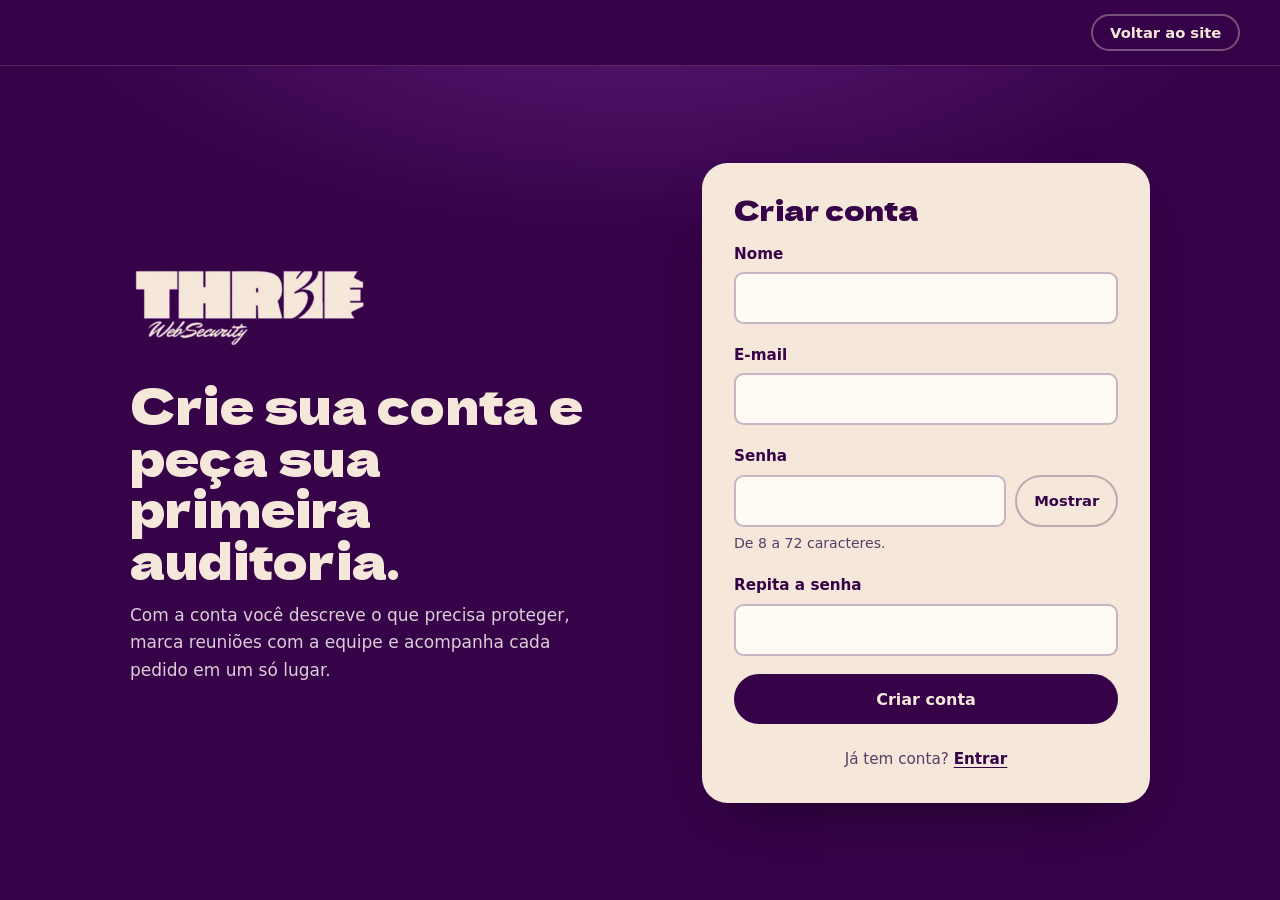
<file: thr3e-site/cadastro.html>
<!DOCTYPE html>
<html lang="pt-BR">
<head>
  <meta charset="utf-8">
  <meta name="viewport" content="width=device-width, initial-scale=1">
  <title>Criar conta | THR3E Web Security</title>
  <meta name="theme-color" content="#360248">
  <link rel="icon" type="image/png" href="IMGS/favicon.png">
  <link rel="preload" href="FONTS/dela-gothic-one-latin-400-normal.woff2" as="font" type="font/woff2" crossorigin>
  <link rel="stylesheet" href="./CSS/style.css">
  <link rel="stylesheet" href="./CSS/login.css">
</head>
<body>
  <header class="site-header site-header--end">
    <a class="btn btn-ghost btn-small" href="index.html">Voltar ao site</a>
  </header>

  <main class="auth-main">
    <section class="auth-intro">
      <img src="IMGS/logo.png" alt="" width="691" height="240">
      <h1>Crie sua conta e peça sua primeira auditoria.</h1>
      <p>Com a conta você descreve o que precisa proteger, marca reuniões com a equipe e acompanha cada pedido em um só lugar.</p>
    </section>

    <section class="panel-cream on-cream" aria-labelledby="titulo-cadastro">
      <h2 class="title-md" id="titulo-cadastro">Criar conta</h2>

      <form id="form-cadastro" novalidate>
        <div class="field">
          <label for="cad-nome">Nome</label>
          <input class="input" id="cad-nome" name="name" type="text" autocomplete="name" maxlength="80" required>
          <p class="field-error" id="cad-nome-erro"></p>
        </div>

        <div class="field">
          <label for="cad-email">E-mail</label>
          <input class="input" id="cad-email" name="email" type="email" autocomplete="email" maxlength="254" required>
          <p class="field-error" id="cad-email-erro"></p>
        </div>

        <div class="field">
          <label for="cad-senha">Senha</label>
          <div class="input-row">
            <input class="input" id="cad-senha" name="password" type="password" autocomplete="new-password" minlength="8" maxlength="72" required aria-describedby="cad-senha-dica">
            <button class="btn btn-ghost btn-small" type="button" data-toggle-password="cad-senha" aria-pressed="false">Mostrar</button>
          </div>
          <p class="field-hint" id="cad-senha-dica">De 8 a 72 caracteres.</p>
          <p class="field-error" id="cad-senha-erro"></p>
        </div>

        <div class="field">
          <label for="cad-confirma">Repita a senha</label>
          <input class="input" id="cad-confirma" name="confirm" type="password" autocomplete="new-password" required>
          <p class="field-error" id="cad-confirma-erro"></p>
        </div>

        <p class="form-msg" id="cad-msg" role="alert"></p>
        <div class="form-actions">
          <button class="btn btn-dark" type="submit">Criar conta</button>
        </div>
      </form>

      <p class="auth-switch">Já tem conta? <a href="login.html">Entrar</a></p>
    </section>
  </main>

  <script src="JAVA/api.js"></script>
  <script src="JAVA/cadastro.js"></script>
</body>
</html>
</file>
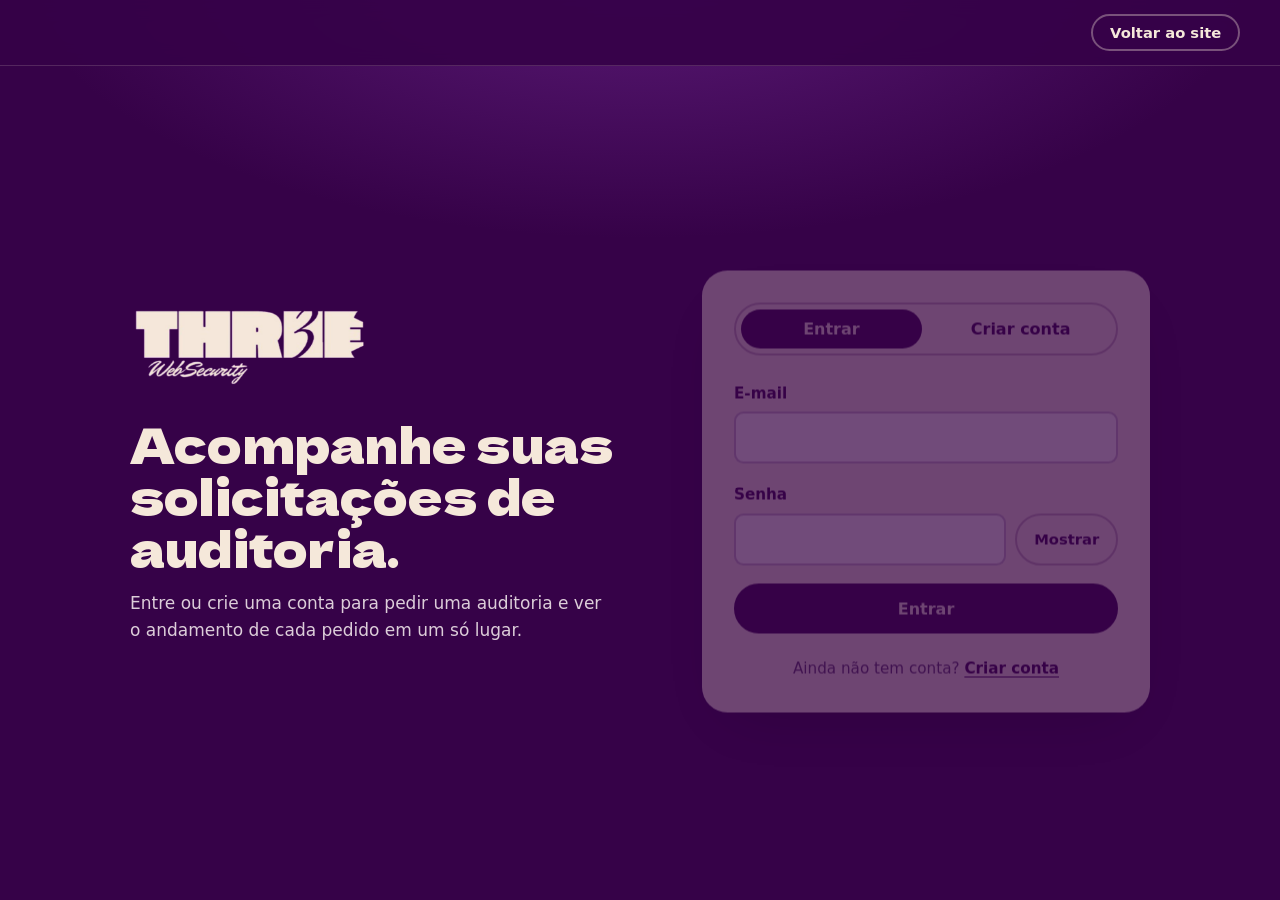
<file: thr3e-site/dashboard.html>
<!DOCTYPE html>
<html lang="pt-BR">
<head>
  <meta charset="utf-8">
  <meta name="viewport" content="width=device-width, initial-scale=1">
  <title>Painel | THR3E Web Security</title>
  <meta name="robots" content="noindex">
  <meta name="theme-color" content="#360248">
  <link rel="icon" type="image/png" href="IMGS/favicon.png">
  <link rel="preload" href="FONTS/dela-gothic-one-latin-400-normal.woff2" as="font" type="font/woff2" crossorigin>
  <link rel="stylesheet" href="./CSS/style.css">
  <link rel="stylesheet" href="./CSS/dashboard.css">
</head>
<body>
  <header class="site-header">
    <a class="brand" href="index.html" aria-label="THR3E Web Security, página inicial"><img src="IMGS/logo.png" alt="THR3E Web Security" width="691" height="240"></a>
    <button class="btn btn-ghost btn-small" type="button" id="sair">Sair</button>
  </header>

  <main class="dash" id="painel" hidden>
    <div class="dash-head"><div><h1 class="dash-title" id="saudacao">Olá</h1><p class="account"><span id="conta-email"></span><span id="conta-desde"></span></p></div></div>

    <div class="client-tabs" role="tablist" aria-label="Área do cliente">
      <button class="client-tab active" type="button" data-tab="jobs">Pedidos</button>
      <button class="client-tab" type="button" data-tab="meetings">Reuniões</button>
      <button class="client-tab" type="button" data-tab="chat">Conversa</button>
    </div>

    <section class="client-view" data-view="jobs">
      <div class="dash-grid">
        <section class="panel-cream on-cream" aria-labelledby="titulo-nova">
          <h2 class="title-md" id="titulo-nova">Pedir uma auditoria</h2>
          <form id="form-auditoria" novalidate>
            <div class="field"><label for="aud-alvo">Endereço do site ou sistema</label><input class="input" id="aud-alvo" name="target" type="url" placeholder="https://meusite.com.br" autocomplete="off" required><p class="field-error" id="aud-alvo-erro"></p></div>
            <div class="field"><label for="aud-tipo">O que você precisa</label><select class="input" id="aud-tipo" name="type" required><option>Teste de invasão</option><option>Auditoria de código</option><option>Login e sessões</option><option>Monitoramento contínuo</option></select><p class="field-error" id="aud-tipo-erro"></p></div>
            <div class="field"><label for="aud-detalhes">Detalhes (opcional)</label><textarea class="input" id="aud-detalhes" name="details" maxlength="1000"></textarea><p class="field-hint">Conte o que o sistema faz e o que mais preocupa você.</p><p class="field-error" id="aud-detalhes-erro"></p></div>
            <p class="form-msg" id="aud-msg" role="alert"></p><div class="form-actions"><button class="btn btn-dark" type="submit">Enviar pedido</button></div>
          </form>
        </section>
        <section aria-labelledby="titulo-lista"><h2 class="title-md" id="titulo-lista">Seus pedidos</h2><div id="lista-auditorias" aria-live="polite"></div></section>
      </div>
    </section>

    <section class="client-view" data-view="meetings" hidden>
      <div class="dash-grid">
        <section class="panel-cream on-cream">
          <h2 class="title-md">Marcar uma reunião</h2>
          <form id="form-reuniao" novalidate>
            <div class="meeting-grid">
              <div class="field"><label for="meeting-title">Assunto</label><input class="input" id="meeting-title" maxlength="120" placeholder="Ex.: alinhamento da auditoria" required><p class="field-error" id="meeting-title-erro"></p></div>
              <div class="field"><label for="meeting-date">Data e horário desejados</label><input class="input" id="meeting-date" type="datetime-local" required><p class="field-error" id="meeting-date-erro"></p></div>
              <div class="field full"><label for="meeting-details">Observações</label><textarea class="input" id="meeting-details" maxlength="1000" placeholder="Explique o que gostaria de conversar."></textarea><p class="field-error" id="meeting-details-erro"></p></div>
            </div>
            <p class="form-msg" id="meeting-msg" role="alert"></p><div class="form-actions"><button class="btn btn-dark" type="submit">Solicitar reunião</button></div>
          </form>
        </section>
        <section><h2 class="title-md">Suas reuniões</h2><div id="lista-reunioes" aria-live="polite"></div></section>
      </div>
    </section>

    <section class="client-view" data-view="chat" hidden>
      <section class="panel-cream on-cream chat-box"><div><h2 class="title-md">Conversa com a THR3E</h2><p class="field-hint">Use este espaço para tirar dúvidas e acompanhar o atendimento.</p></div><div id="chat-messages" class="chat-messages" aria-live="polite"></div><form id="chat-form" class="chat-form"><textarea class="input" id="chat-input" rows="3" maxlength="3000" placeholder="Escreva sua mensagem..." required></textarea><button class="btn btn-dark" type="submit">Enviar mensagem</button></form><p class="form-msg" id="chat-msg" role="alert"></p></section>
    </section>
  </main>

  <script src="JAVA/api.js"></script><script src="JAVA/dashboard.js"></script>
</body>
</html>
</file>
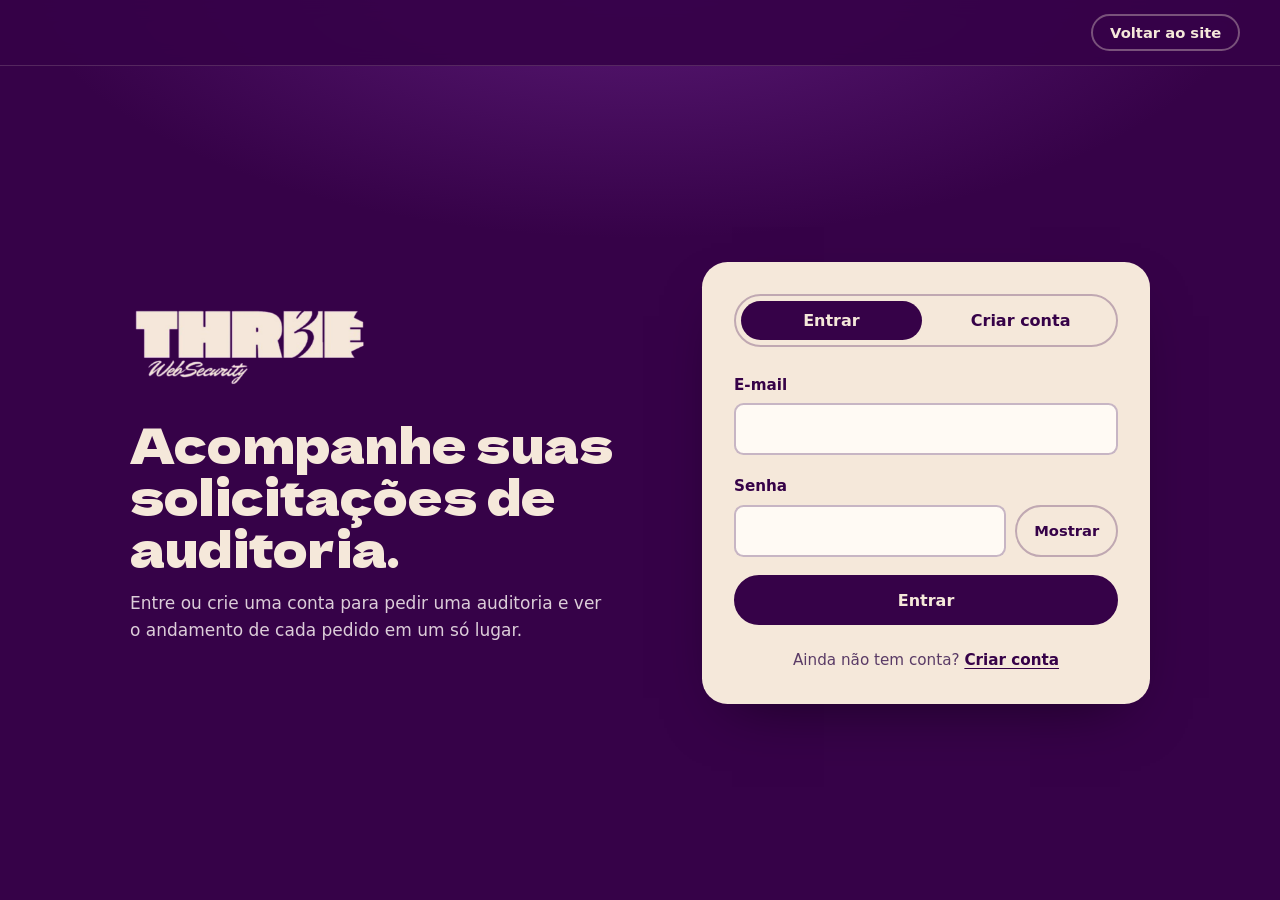
<file: thr3e-site/login.html>
<!DOCTYPE html>
<html lang="pt-BR">
<head>
  <meta charset="utf-8">
  <meta name="viewport" content="width=device-width, initial-scale=1">
  <title>Entrar | THR3E Web Security</title>
  <meta name="theme-color" content="#360248">
  <link rel="icon" type="image/png" href="IMGS/favicon.png">
  <link rel="preload" href="FONTS/dela-gothic-one-latin-400-normal.woff2" as="font" type="font/woff2" crossorigin>
  <link rel="stylesheet" href="./CSS/style.css">
  <link rel="stylesheet" href="./CSS/login.css">
</head>
<body>
  <header class="site-header site-header--end">
    <a class="btn btn-ghost btn-small" href="index.html">Voltar ao site</a>
  </header>

  <main class="auth-main">
    <section class="auth-intro">
      <img src="IMGS/logo.png" alt="" width="691" height="240">
      <h1>Acompanhe suas solicitações de auditoria.</h1>
      <p>Entre ou crie uma conta para pedir uma auditoria e ver o andamento de cada pedido em um só lugar.</p>
    </section>

    <section class="panel-cream on-cream" aria-label="Acesso à conta">
      <div class="tabs" role="tablist" aria-label="Escolha uma opção">
        <button class="tab" role="tab" id="aba-entrar" aria-controls="painel-entrar" aria-selected="true" type="button">Entrar</button>
        <button class="tab" role="tab" id="aba-cadastro" aria-controls="painel-cadastro" aria-selected="false" tabindex="-1" type="button">Criar conta</button>
      </div>

      <form id="painel-entrar" role="tabpanel" aria-labelledby="aba-entrar" novalidate>
        <div class="field">
          <label for="login-email">E-mail</label>
          <input class="input" id="login-email" name="email" type="email" autocomplete="username" required>
          <p class="field-error" id="login-email-erro"></p>
        </div>
        <div class="field">
          <label for="login-senha">Senha</label>
          <div class="input-row">
            <input class="input" id="login-senha" name="password" type="password" autocomplete="current-password" required>
            <button class="btn btn-ghost btn-small" type="button" data-toggle-password="login-senha" aria-pressed="false">Mostrar</button>
          </div>
          <p class="field-error" id="login-senha-erro"></p>
        </div>
        <p class="form-msg" id="login-msg" role="alert"></p>
        <div class="form-actions">
          <button class="btn btn-dark" type="submit">Entrar</button>
        </div>
        <p class="auth-switch">Ainda não tem conta? <a href="cadastro.html">Criar conta</a></p>
      </form>

      <form id="painel-cadastro" role="tabpanel" aria-labelledby="aba-cadastro" hidden novalidate>
        <div class="field">
          <label for="cad-nome">Nome</label>
          <input class="input" id="cad-nome" name="name" type="text" autocomplete="name" maxlength="80" required>
          <p class="field-error" id="cad-nome-erro"></p>
        </div>
        <div class="field">
          <label for="cad-email">E-mail</label>
          <input class="input" id="cad-email" name="email" type="email" autocomplete="email" required>
          <p class="field-error" id="cad-email-erro"></p>
        </div>
        <div class="field">
          <label for="cad-senha">Senha</label>
          <div class="input-row">
            <input class="input" id="cad-senha" name="password" type="password" autocomplete="new-password" minlength="8" maxlength="72" required aria-describedby="cad-senha-dica">
            <button class="btn btn-ghost btn-small" type="button" data-toggle-password="cad-senha" aria-pressed="false">Mostrar</button>
          </div>
          <p class="field-hint" id="cad-senha-dica">De 8 a 72 caracteres.</p>
          <p class="field-error" id="cad-senha-erro"></p>
        </div>
        <div class="field">
          <label for="cad-confirma">Repita a senha</label>
          <input class="input" id="cad-confirma" name="confirm" type="password" autocomplete="new-password" required>
          <p class="field-error" id="cad-confirma-erro"></p>
        </div>
        <p class="form-msg" id="cad-msg" role="alert"></p>
        <div class="form-actions">
          <button class="btn btn-dark" type="submit">Criar conta</button>
        </div>
      </form>
    </section>
  </main>

  <script src="JAVA/api.js"></script>
  <script src="JAVA/auth.js"></script>
</body>
</html>
</file>
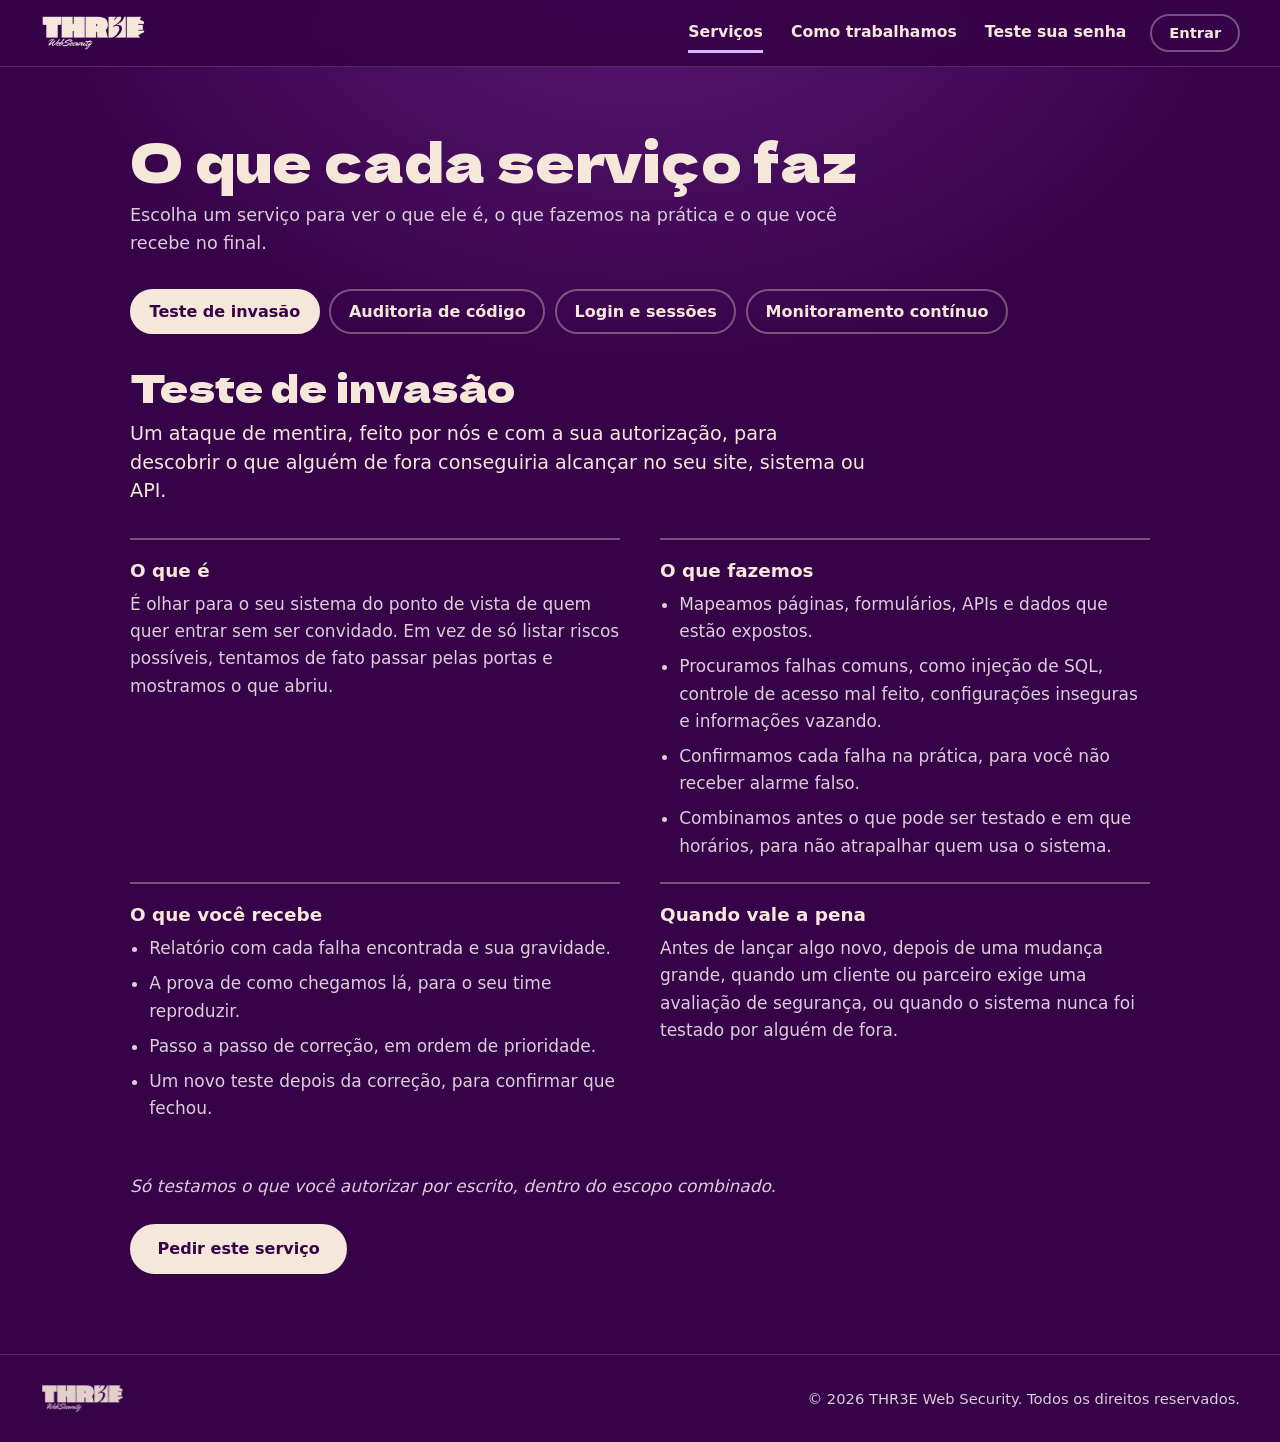
<file: thr3e-site/servicos.html>
<!DOCTYPE html>
<html lang="pt-BR">
<head>
  <meta charset="utf-8">
  <meta name="viewport" content="width=device-width, initial-scale=1">
  <title>Serviços | THR3E Web Security</title>
  <meta name="description" content="Entenda o que é e como funciona cada serviço da THR3E: teste de invasão, auditoria de código, login e sessões e monitoramento contínuo.">
  <meta name="theme-color" content="#360248">
  <link rel="icon" type="image/png" href="IMGS/favicon.png">
  <link rel="preload" href="FONTS/dela-gothic-one-latin-400-normal.woff2" as="font" type="font/woff2" crossorigin>
  <link rel="stylesheet" href="./CSS/style.css">
  <link rel="stylesheet" href="./CSS/servicos.css">
</head>
<body>
  <a class="skip-link" href="#conteudo">Ir para o conteúdo</a>

  <header class="site-header">
    <a class="brand" href="index.html" aria-label="THR3E Web Security, página inicial">
      <img src="IMGS/logo.png" alt="THR3E Web Security" width="691" height="240">
    </a>
    <nav class="nav" aria-label="Principal">
      <ul class="nav-links">
        <li><a href="servicos.html" aria-current="page">Serviços</a></li>
        <li><a href="index.html#metodo">Como trabalhamos</a></li>
        <li><a href="index.html#senha">Teste sua senha</a></li>
      </ul>
      <a class="btn btn-ghost btn-small" href="login.html">Entrar</a>
    </nav>
  </header>

  <main id="conteudo" class="svc-main">
    <section class="svc-intro" aria-labelledby="titulo-servicos">
      <h1 class="svc-title" id="titulo-servicos">O que cada serviço faz</h1>
      <p class="svc-lede">Escolha um serviço para ver o que ele é, o que fazemos na prática e o que você recebe no final.</p>
    </section>

    <div class="svc-tabs" role="tablist" aria-label="Serviços">
      <button class="svc-tab" role="tab" type="button" id="aba-teste-de-invasao" aria-controls="teste-de-invasao" aria-selected="true">Teste de invasão</button>
      <button class="svc-tab" role="tab" type="button" id="aba-auditoria-de-codigo" aria-controls="auditoria-de-codigo" aria-selected="false" tabindex="-1">Auditoria de código</button>
      <button class="svc-tab" role="tab" type="button" id="aba-login-e-sessoes" aria-controls="login-e-sessoes" aria-selected="false" tabindex="-1">Login e sessões</button>
      <button class="svc-tab" role="tab" type="button" id="aba-monitoramento-continuo" aria-controls="monitoramento-continuo" aria-selected="false" tabindex="-1">Monitoramento contínuo</button>
    </div>

    <!-- ===== Teste de invasão ===== -->
    <section class="svc-panel" role="tabpanel" id="teste-de-invasao" aria-labelledby="aba-teste-de-invasao">
      <h2 class="svc-panel-title">Teste de invasão</h2>
      <p class="svc-summary">Um ataque de mentira, feito por nós e com a sua autorização, para descobrir o que alguém de fora conseguiria alcançar no seu site, sistema ou API.</p>

      <div class="svc-grid">
        <div class="svc-block">
          <h3>O que é</h3>
          <p>É olhar para o seu sistema do ponto de vista de quem quer entrar sem ser convidado. Em vez de só listar riscos possíveis, tentamos de fato passar pelas portas e mostramos o que abriu.</p>
        </div>
        <div class="svc-block">
          <h3>O que fazemos</h3>
          <ul>
            <li>Mapeamos páginas, formulários, APIs e dados que estão expostos.</li>
            <li>Procuramos falhas comuns, como injeção de SQL, controle de acesso mal feito, configurações inseguras e informações vazando.</li>
            <li>Confirmamos cada falha na prática, para você não receber alarme falso.</li>
            <li>Combinamos antes o que pode ser testado e em que horários, para não atrapalhar quem usa o sistema.</li>
          </ul>
        </div>
        <div class="svc-block">
          <h3>O que você recebe</h3>
          <ul>
            <li>Relatório com cada falha encontrada e sua gravidade.</li>
            <li>A prova de como chegamos lá, para o seu time reproduzir.</li>
            <li>Passo a passo de correção, em ordem de prioridade.</li>
            <li>Um novo teste depois da correção, para confirmar que fechou.</li>
          </ul>
        </div>
        <div class="svc-block">
          <h3>Quando vale a pena</h3>
          <p>Antes de lançar algo novo, depois de uma mudança grande, quando um cliente ou parceiro exige uma avaliação de segurança, ou quando o sistema nunca foi testado por alguém de fora.</p>
        </div>
      </div>

      <p class="svc-note">Só testamos o que você autorizar por escrito, dentro do escopo combinado.</p>
      <a class="btn btn-primary" href="dashboard.html">Pedir este serviço</a>
    </section>

    <!-- ===== Auditoria de código ===== -->
    <section class="svc-panel" role="tabpanel" id="auditoria-de-codigo" aria-labelledby="aba-auditoria-de-codigo" hidden>
      <h2 class="svc-panel-title">Auditoria de código</h2>
      <p class="svc-summary">Uma leitura cuidadosa do código-fonte da aplicação atrás de falhas de segurança, antes que alguém as encontre pelo lado de fora.</p>

      <div class="svc-grid">
        <div class="svc-block">
          <h3>O que é</h3>
          <p>No teste de invasão olhamos o sistema de fora. Aqui olhamos por dentro: lemos o código que roda no servidor e no navegador e procuramos os descuidos que viram brechas.</p>
        </div>
        <div class="svc-block">
          <h3>O que fazemos</h3>
          <ul>
            <li>Revisamos como o código fala com o banco de dados, atrás de injeção de SQL.</li>
            <li>Checamos o que é mostrado na tela, atrás de XSS (código malicioso injetado em páginas).</li>
            <li>Verificamos se os dados recebidos são validados e se o envio de arquivos é seguro.</li>
            <li>Procuramos senhas e chaves esquecidas no código e bibliotecas desatualizadas.</li>
          </ul>
        </div>
        <div class="svc-block">
          <h3>O que você recebe</h3>
          <ul>
            <li>Lista de achados com o trecho do código onde cada um está.</li>
            <li>Explicação do risco em linguagem direta.</li>
            <li>Sugestão de correção para cada ponto, com prioridade.</li>
            <li>Boas práticas para o time não repetir o erro.</li>
          </ul>
        </div>
        <div class="svc-block">
          <h3>Quando vale a pena</h3>
          <p>Quando o sistema foi feito com pressa ou por várias pessoas, quando você herdou código de outra equipe, ou antes de o sistema crescer e passar a guardar mais dados de clientes.</p>
        </div>
      </div>

      <p class="svc-note">Juntas, a auditoria de código e o teste de invasão cobrem mais do que cada uma sozinha: uma vê por dentro, a outra por fora.</p>
      <a class="btn btn-primary" href="dashboard.html">Pedir este serviço</a>
    </section>

    <!-- ===== Login e sessões ===== -->
    <section class="svc-panel" role="tabpanel" id="login-e-sessoes" aria-labelledby="aba-login-e-sessoes" hidden>
      <h2 class="svc-panel-title">Login e sessões</h2>
      <p class="svc-summary">Uma revisão de tudo o que decide quem é quem no seu sistema, para que a conta de um usuário não possa ser tomada por outra pessoa.</p>

      <div class="svc-grid">
        <div class="svc-block">
          <h3>O que é</h3>
          <p>Cadastro, login, recuperação de senha e o cookie que mantém o usuário conectado formam a porta da frente do sistema. Quando algum deles falha, a conta de alguém vai junto.</p>
        </div>
        <div class="svc-block">
          <h3>O que fazemos</h3>
          <ul>
            <li>Vemos como as senhas são guardadas no banco.</li>
            <li>Testamos se dá para tentar senhas sem limite, ou descobrir quais e-mails têm conta.</li>
            <li>Analisamos o cookie de sessão: proteção, duração e troca depois do login.</li>
            <li>Revisamos a recuperação de senha e se o botão sair realmente encerra a sessão.</li>
          </ul>
        </div>
        <div class="svc-block">
          <h3>O que você recebe</h3>
          <ul>
            <li>Relatório do que está certo e do que precisa mudar.</li>
            <li>Correções recomendadas para cada ponto, com prioridade.</li>
            <li>Uma lista de conferência para você usar em novos sistemas.</li>
          </ul>
        </div>
        <div class="svc-block">
          <h3>Quando vale a pena</h3>
          <p>Sempre que o sistema tem contas de usuários, principalmente se guarda dados pessoais ou pagamentos, ou se já houve suspeita de acesso indevido.</p>
        </div>
      </div>

      <p class="svc-note">É o serviço mais rápido de aplicar e costuma evitar os vazamentos mais comuns.</p>
      <a class="btn btn-primary" href="dashboard.html">Pedir este serviço</a>
    </section>

    <!-- ===== Monitoramento contínuo ===== -->
    <section class="svc-panel" role="tabpanel" id="monitoramento-continuo" aria-labelledby="aba-monitoramento-continuo" hidden>
      <h2 class="svc-panel-title">Monitoramento contínuo</h2>
      <p class="svc-summary">Acompanhamento do seu sistema depois da auditoria, para avisar quando alguém começa a procurar uma brecha, antes que a tentativa vire incidente.</p>

      <div class="svc-grid">
        <div class="svc-block">
          <h3>O que é</h3>
          <p>Uma auditoria mostra como o sistema está hoje. O monitoramento cuida do que acontece depois: novas versões, novas falhas descobertas no mercado e tentativas de ataque no dia a dia.</p>
        </div>
        <div class="svc-block">
          <h3>O que fazemos</h3>
          <ul>
            <li>Observamos sinais de ataque, como muitas tentativas de login seguidas ou buscas por páginas que não existem.</li>
            <li>Acompanhamos itens que vencem ou envelhecem, como certificados e bibliotecas.</li>
            <li>Combinamos com você o que acompanhar e como prefere ser avisado.</li>
          </ul>
        </div>
        <div class="svc-block">
          <h3>O que você recebe</h3>
          <ul>
            <li>Aviso quando algo suspeito aparece, com o que recomendamos fazer.</li>
            <li>Resumo periódico do que foi observado.</li>
            <li>Um canal direto para tirar dúvidas pelo painel.</li>
          </ul>
        </div>
        <div class="svc-block">
          <h3>Quando vale a pena</h3>
          <p>Depois de corrigir as falhas de uma auditoria, ou quando o sistema está no ar o tempo todo e guarda dados de clientes.</p>
        </div>
      </div>

      <p class="svc-note">Os avisos são combinados por escrito: você sabe o que acompanhamos e o que fica fora.</p>
      <a class="btn btn-primary" href="dashboard.html">Pedir este serviço</a>
    </section>
  </main>

  <footer class="site-footer">
    <a class="brand" href="index.html" aria-label="THR3E Web Security, página inicial">
      <img src="IMGS/logo.png" alt="THR3E Web Security" width="691" height="240">
    </a>
    <p>© 2026 THR3E Web Security. Todos os direitos reservados.</p>
  </footer>

  <script src="JAVA/servicos.js"></script>
</body>
</html>
</file>
<file: thr3e-site/CSS/style.css>
/* ==========================================================================
   THR3E Web Security — folha de estilo principal
   Paleta: violeta profundo (#360248) + creme (#F5E8DA), as cores da logo.
   Sem recursos externos: o CSP só permite arquivos do próprio site.
   ========================================================================== */

/* ---------- Fonte de títulos (arquivo em FONTS/) ---------- */
@font-face {
  font-family: "Dela Gothic One";
  font-style: normal;
  font-weight: 400;
  font-display: swap;
  src: url("../FONTS/dela-gothic-one-latin-400-normal.woff2") format("woff2");
}

/* ---------- Variáveis ---------- */
:root {
  --violet-950: #1f0029;
  --violet-900: #360248;
  --violet-800: #4b0a66;
  --violet-700: #651b87;
  --lilac: #d6b6ff;
  --lilac-strong: #b98af5;

  --cream: #f5e8da;
  --cream-soft: #dccdd9;
  --cream-paper: #fffaf4;
  --ink-soft: #5a3b66;          /* texto secundário sobre fundo creme */

  --line: rgba(245, 232, 218, .35);
  --line-soft: rgba(245, 232, 218, .16);
  --line-ink: rgba(54, 2, 72, .28);

  --danger-on-cream: #a8002d;
  --danger-on-dark: #ffb3c7;

  --font-display: "Dela Gothic One", "Arial Black", Impact, system-ui, sans-serif;
  --font-body: system-ui, -apple-system, "Segoe UI", Roboto, "Helvetica Neue", Arial, sans-serif;

  --radius-s: .6rem;
  --radius-m: 1.1rem;
  --radius-l: 1.6rem;
  --page: 1100px;
  --gutter: clamp(1.25rem, 4vw, 2.5rem);
}

/* ---------- Base ---------- */
*, *::before, *::after { box-sizing: border-box; }

html {
  scroll-behavior: smooth;
  scroll-padding-top: 6rem;
  -webkit-text-size-adjust: 100%;
}

[hidden] { display: none !important; }

body {
  margin: 0;
  min-height: 100vh;
  display: flex;
  flex-direction: column;
  background:
    radial-gradient(70% 45% at 50% -5%, rgba(123, 47, 160, .55), transparent 70%),
    var(--violet-900);
  background-repeat: no-repeat;
  color: var(--cream);
  font-family: var(--font-body);
  font-size: 1.0625rem;
  line-height: 1.6;
  -webkit-font-smoothing: antialiased;
}

main { flex: 1; }

img { max-width: 100%; height: auto; }

h1, h2, h3, p { margin-top: 0; }

h1, h2 {
  font-family: var(--font-display);
  font-weight: 400;
  line-height: 1.08;
  letter-spacing: .005em;
}

h3 { font-weight: 800; line-height: 1.25; }

a { color: inherit; text-underline-offset: .22em; }

::selection { background: var(--lilac); color: var(--violet-900); }

:focus-visible {
  outline: 3px solid var(--lilac);
  outline-offset: 3px;
  border-radius: 4px;
}

.skip-link {
  position: absolute;
  left: 1rem;
  top: -4rem;
  z-index: 100;
  padding: .7rem 1.1rem;
  background: var(--cream);
  color: var(--violet-900);
  font-weight: 800;
  border-radius: var(--radius-s);
  text-decoration: none;
  transition: top .15s ease;
}
.skip-link:focus { top: 1rem; }

/* ---------- Cabeçalho ---------- */
.site-header {
  position: sticky;
  top: 0;
  z-index: 50;
  display: flex;
  align-items: center;
  justify-content: space-between;
  flex-wrap: wrap;
  gap: .75rem 1.5rem;
  padding: .85rem var(--gutter);
  background: rgba(54, 2, 72, .92);
  -webkit-backdrop-filter: blur(10px);
  backdrop-filter: blur(10px);
  border-bottom: 1px solid var(--line-soft);
}
.site-header--end { justify-content: flex-end; }

.brand { display: inline-flex; line-height: 0; }
.brand img { height: 2.4rem; width: auto; }

.nav { display: flex; align-items: center; gap: 1.5rem; }
.nav-links {
  display: flex;
  gap: 1.75rem;
  margin: 0;
  padding: 0;
  list-style: none;
}
.nav-links a {
  display: inline-block;
  padding: .35rem 0;
  font-weight: 700;
  font-size: .98rem;
  text-decoration: none;
  border-bottom: 3px solid transparent;
}
.nav-links a:hover,
.nav-links a[aria-current="page"] { border-bottom-color: var(--lilac); }

/* ---------- Botões ---------- */
.btn {
  display: inline-flex;
  align-items: center;
  justify-content: center;
  gap: .5rem;
  padding: .85rem 1.6rem;
  border: 2px solid transparent;
  border-radius: 999px;
  font: 800 1rem/1.2 var(--font-body);
  text-decoration: none;
  cursor: pointer;
  transition: background-color .15s ease, color .15s ease, border-color .15s ease, transform .1s ease;
}
.btn:active { transform: translateY(1px); }
.btn:disabled { opacity: .6; cursor: not-allowed; }

.btn-small { padding: .5rem 1.05rem; font-size: .92rem; }

.btn-primary { background: var(--cream); color: var(--violet-900); border-color: var(--cream); }
.btn-primary:hover { background: var(--lilac); border-color: var(--lilac); }

.btn-ghost { background: transparent; color: var(--cream); border-color: var(--line); }
.btn-ghost:hover { border-color: var(--cream); background: rgba(245, 232, 218, .1); }

.btn-dark { background: var(--violet-900); color: var(--cream); border-color: var(--violet-900); }
.btn-dark:hover { background: var(--violet-700); border-color: var(--violet-700); }

/* ---------- Utilitário: texto escuro sobre fundo creme ---------- */
.on-cream { color: var(--violet-900); }
.on-cream :focus-visible { outline-color: var(--violet-700); }
.on-cream .btn-ghost { color: var(--violet-900); border-color: var(--line-ink); }
.on-cream .btn-ghost:hover { border-color: var(--violet-900); background: rgba(54, 2, 72, .07); }

/* ---------- Herói ---------- */
.hero {
  max-width: var(--page);
  margin: 0 auto;
  padding: clamp(3rem, 9vw, 6.5rem) var(--gutter) clamp(3.5rem, 9vw, 6rem);
  text-align: center;
}
.hero-logo { margin: 0 0 1.75rem; line-height: 0; }
.hero-logo img { width: min(100%, 560px); margin-inline: auto; display: block; }

.hero-statement {
  max-width: 17ch;
  margin: 0 auto 1.25rem;
  font-family: var(--font-display);
  font-size: clamp(2.1rem, 6.4vw, 4.3rem);
  line-height: 1.05;
}
.hero-sub {
  max-width: 40rem;
  margin: 0 auto 2rem;
  font-size: clamp(1.05rem, 2vw, 1.2rem);
  color: var(--cream-soft);
}
.hero-actions { display: flex; flex-wrap: wrap; justify-content: center; gap: .9rem; }

/* ---------- Seções ---------- */
.section { padding: clamp(3.5rem, 8vw, 6rem) 0; }
.section-inner { max-width: var(--page); margin: 0 auto; padding: 0 var(--gutter); }
.section-title { margin-bottom: 2rem; font-size: clamp(1.7rem, 4vw, 2.7rem); }

.band.on-cream { background: var(--cream); }

/* Serviços (home) */
.service-list {
  counter-reset: svc;
  display: grid;
  grid-template-columns: repeat(2, minmax(0, 1fr));
  gap: 0 3rem;
  margin: 0;
  padding: 0;
  list-style: none;
}
.service {
  counter-increment: svc;
  padding: 1.5rem 1rem 1.75rem 0;
  border-top: 3px solid var(--violet-900);
  transition: background-color .15s ease;
}
.service::before {
  content: "0" counter(svc);
  display: block;
  margin-bottom: .6rem;
  font-family: var(--font-display);
  font-size: 1.9rem;
  line-height: 1;
  color: var(--violet-700);
}
.service h3 { margin-bottom: .5rem; font-size: 1.35rem; }
.service p { margin-bottom: 0; color: var(--ink-soft); max-width: 34rem; }
.service:hover { background: rgba(54, 2, 72, .05); }

/* Como trabalhamos */
.steps {
  counter-reset: step;
  display: grid;
  grid-template-columns: repeat(4, minmax(0, 1fr));
  gap: 1.25rem;
  margin: 0;
  padding: 0;
  list-style: none;
}
.step {
  counter-increment: step;
  padding: 1.5rem 1.35rem 1.6rem;
  border: 2px solid var(--line);
  border-radius: var(--radius-m);
}
.step::before {
  content: counter(step, decimal-leading-zero);
  display: block;
  margin-bottom: 1.1rem;
  font-family: var(--font-display);
  font-size: 2.2rem;
  line-height: 1;
  color: var(--lilac);
}
.step h3 { margin-bottom: .4rem; font-size: 1.2rem; }
.step p { margin-bottom: 0; color: var(--cream-soft); font-size: .98rem; }

/* Teste de senha */
.checker {
  display: grid;
  grid-template-columns: minmax(0, 1fr) minmax(0, 1.05fr);
  gap: clamp(2rem, 5vw, 4rem);
  align-items: center;
}
.checker-copy .section-title { margin-bottom: 1.1rem; }
.checker-copy p { color: var(--cream-soft); max-width: 30rem; }

.panel-dark {
  padding: clamp(1.4rem, 3vw, 2rem);
  background: var(--violet-950);
  border: 2px solid var(--line-soft);
  border-radius: var(--radius-l);
  box-shadow: 0 24px 60px -30px rgba(0, 0, 0, .7);
}

.meter {
  height: .65rem;
  margin: .4rem 0 1rem;
  background: rgba(245, 232, 218, .14);
  border-radius: 999px;
  overflow: hidden;
}
.meter-fill {
  width: 0;
  height: 100%;
  background: linear-gradient(90deg, var(--lilac-strong), var(--cream));
  border-radius: 999px;
  transition: width .25s ease;
}

/* Chamada final */
.cta-inner {
  display: flex;
  flex-wrap: wrap;
  align-items: center;
  justify-content: space-between;
  gap: 1.5rem 2.5rem;
  padding: clamp(1.75rem, 4vw, 3rem) var(--gutter);
  border: 3px solid var(--cream);
  border-radius: var(--radius-l);
}
.cta-inner > div { flex: 1 1 22rem; }
.cta-title { margin-bottom: .5rem; font-size: clamp(1.5rem, 3.4vw, 2.3rem); }
.cta-text { margin-bottom: 0; max-width: 34rem; color: var(--cream-soft); }

/* ---------- Rodapé ---------- */
.site-footer {
  display: flex;
  flex-wrap: wrap;
  align-items: center;
  justify-content: space-between;
  gap: 1rem 2rem;
  padding: 1.75rem var(--gutter);
  border-top: 1px solid var(--line-soft);
  color: var(--cream-soft);
  font-size: .92rem;
}
.site-footer p { margin: 0; }
.site-footer .brand img { height: 1.9rem; opacity: .9; }

/* ---------- Painéis claros e formulários ---------- */
.panel-cream {
  padding: clamp(1.4rem, 3vw, 2rem);
  background: var(--cream);
  border-radius: var(--radius-l);
  box-shadow: 0 24px 60px -30px rgba(0, 0, 0, .6);
}
.title-md { margin-bottom: 1.1rem; font-size: clamp(1.3rem, 2.6vw, 1.7rem); }

.field { margin-bottom: 1.15rem; }
.field label { display: block; margin-bottom: .4rem; font-weight: 800; font-size: .95rem; }

.input {
  display: block;
  width: 100%;
  padding: .8rem 1rem;
  border: 2px solid var(--line);
  border-radius: var(--radius-s);
  background: rgba(245, 232, 218, .08);
  color: var(--cream);
  font: 500 1rem/1.4 var(--font-body);
}
textarea.input { min-height: 7rem; resize: vertical; }
select.input { cursor: pointer; }
.input::placeholder { color: rgba(245, 232, 218, .55); }
.input:focus { outline: none; border-color: var(--lilac); box-shadow: 0 0 0 3px rgba(214, 182, 255, .35); }

.on-cream .input {
  background: var(--cream-paper);
  border-color: var(--line-ink);
  color: var(--violet-900);
}
.on-cream .input::placeholder { color: rgba(54, 2, 72, .5); }
.on-cream .input:focus { border-color: var(--violet-900); box-shadow: 0 0 0 3px rgba(101, 27, 135, .3); }

.input[aria-invalid="true"] { border-color: var(--danger-on-dark); }
.on-cream .input[aria-invalid="true"] { border-color: var(--danger-on-cream); }

.input-row { display: flex; gap: .6rem; align-items: stretch; }
.input-row .input { flex: 1; min-width: 0; }
.input-row .btn { flex: none; }

.field-hint { margin: .4rem 0 0; font-size: .88rem; color: var(--cream-soft); }
.on-cream .field-hint { color: var(--ink-soft); }

.field-error { margin: .4rem 0 0; font-size: .9rem; font-weight: 700; color: var(--danger-on-dark); }
.on-cream .field-error { color: var(--danger-on-cream); }
.field-error:empty { display: none; }

.form-msg { margin: 0 0 1rem; font-weight: 700; }
.form-msg:not(:empty) {
  padding: .7rem .95rem;
  border-left: 4px solid currentColor;
  border-radius: .4rem;
  background: rgba(245, 232, 218, .1);
}
.on-cream .form-msg:not(:empty) { background: rgba(54, 2, 72, .08); }

.form-actions { display: flex; gap: .8rem; flex-wrap: wrap; }

/* ---------- Painel do cliente ---------- */
.dash {
  max-width: var(--page);
  margin: 0 auto;
  width: 100%;
  padding: clamp(2rem, 5vw, 3.5rem) var(--gutter) 4rem;
}
.dash-head { margin-bottom: 1.75rem; }
.dash-title { margin-bottom: .35rem; font-size: clamp(1.9rem, 5vw, 3.2rem); }
.account { margin: 0; color: var(--cream-soft); font-size: .95rem; }
.dash-grid {
  display: grid;
  grid-template-columns: minmax(0, 1fr) minmax(0, 1.1fr);
  gap: clamp(1.75rem, 4vw, 3rem);
  align-items: start;
}

/* Conversa: balões dentro do painel claro */
.panel-cream .chat-bubble { background: rgba(54, 2, 72, .09); }
.panel-cream .chat-bubble.mine { background: var(--violet-900); color: var(--cream); }

/* ---------- Responsivo ---------- */
@media (max-width: 900px) {
  .steps { grid-template-columns: repeat(2, minmax(0, 1fr)); }
  .checker { grid-template-columns: 1fr; }
  .dash-grid { grid-template-columns: 1fr; }
}

@media (max-width: 720px) {
  .service-list { grid-template-columns: 1fr; }
  .nav { width: 100%; flex-wrap: wrap; justify-content: space-between; gap: .6rem 1rem; }
  .nav-links { flex-wrap: wrap; gap: .2rem 1.1rem; }
  .nav-links a { font-size: .92rem; }
}

@media (max-width: 520px) {
  .steps { grid-template-columns: 1fr; }
  .input-row { flex-wrap: wrap; }
  .input-row .btn { width: 100%; }
}

@media (prefers-reduced-motion: reduce) {
  html { scroll-behavior: auto; }
  *, *::before, *::after { transition: none !important; animation: none !important; }
}
</file>
<file: thr3e-site/CSS/login.css>
/* ==========================================================================
   Tela de login e cadastro (login.html)
   Carregado depois do style.css: usa as mesmas variáveis e componentes
   (botões, campos, painel creme) e define só o que é próprio desta página.
   ========================================================================== */

/* ---------- Estrutura: texto à esquerda, cartão à direita ---------- */
.auth-main {
  width: 100%;
  max-width: var(--page);
  margin: 0 auto;
  display: grid;
  grid-template-columns: minmax(0, 1fr) minmax(0, 28rem);
  gap: clamp(2rem, 6vw, 5rem);
  align-items: center;
  padding: clamp(2rem, 6vw, 4.5rem) var(--gutter);
}

/* ---------- Apresentação ---------- */
.auth-intro img {
  display: block;
  width: min(15rem, 70%);
  margin-bottom: 1.75rem;
}
.auth-intro h1 {
  margin-bottom: 1rem;
  font-size: clamp(1.8rem, 4.4vw, 3rem);
}
.auth-intro p {
  max-width: 30rem;
  color: var(--cream-soft);
}

/* ---------- Cartão do formulário ---------- */
.auth-main .panel-cream {
  width: 100%;
  animation: auth-rise .35s ease-out both;
}
.auth-main form { margin: 0; }
.auth-main .form-actions .btn { width: 100%; }

@keyframes auth-rise {
  from { opacity: 0; transform: translateY(12px); }
  to   { opacity: 1; transform: none; }
}

/* ---------- Abas Entrar / Criar conta ---------- */
.tabs {
  display: flex;
  gap: .5rem;
  margin-bottom: 1.6rem;
  padding: .3rem;
  border: 2px solid var(--line-ink);
  border-radius: 999px;
}
.tab {
  flex: 1;
  padding: .65rem 1rem;
  border: 0;
  border-radius: 999px;
  background: transparent;
  color: var(--violet-900);
  font: 800 1rem var(--font-body);
  cursor: pointer;
  transition: background-color .15s ease, color .15s ease;
}
.tab:hover { background: rgba(54, 2, 72, .08); }
.tab[aria-selected="true"] {
  background: var(--violet-900);
  color: var(--cream);
}
.tab:focus-visible { outline-offset: 2px; }

/* ---------- Link para a outra tela (Já tem conta? / Ainda não tem conta?) ---------- */
.auth-switch {
  margin: 1.4rem 0 0;
  text-align: center;
  font-size: .95rem;
  color: var(--ink-soft);
}
.auth-switch a { font-weight: 800; color: var(--violet-900); }
.auth-switch a:hover { color: var(--violet-700); }

/* ---------- Campos desta tela ---------- */
.auth-main .field-hint { margin-top: .35rem; }
.auth-main .input-row .btn { min-width: 5.6rem; }

/* ---------- Responsivo ---------- */
@media (max-width: 900px) {
  .auth-main { grid-template-columns: 1fr; gap: 2rem; }
  .auth-intro { text-align: left; }
  .auth-intro img { width: min(11rem, 60%); margin-bottom: 1.25rem; }
  .auth-intro h1 { font-size: clamp(1.7rem, 7vw, 2.4rem); }
}

@media (max-width: 520px) {
  /* mantém o botão Mostrar ao lado do campo de senha (o padrão geral o joga para baixo) */
  .auth-main .input-row { flex-wrap: nowrap; }
  .auth-main .input-row .btn { width: auto; min-width: 5.2rem; padding-inline: .9rem; }
}

@media (max-width: 420px) {
  .auth-main { padding-top: 1.25rem; }
  .tab { padding: .6rem .5rem; font-size: .95rem; }
}

@media (prefers-reduced-motion: reduce) {
  .auth-main .panel-cream { animation: none; }
}
</file>
<file: thr3e-site/CSS/dashboard.css>
/* Estilos do painel do cliente (antes inline em dashboard.html; o CSP não permite style inline). */
.client-tabs{display:flex;gap:.6rem;flex-wrap:wrap;margin:0 0 1.5rem}
.client-tab{border:2px solid var(--line);background:transparent;color:var(--cream);padding:.65rem 1rem;border-radius:999px;font:700 1rem var(--font-body);cursor:pointer}
.client-tab.active{background:var(--cream);color:var(--violet-900)}
.client-view[hidden]{display:none}
.client-card{border-top:2px solid var(--line);padding:1.15rem 0;display:grid;gap:.45rem}
.client-card h3{margin:0}
.client-meta{font-size:.92rem;color:var(--cream-soft)}
.client-details{white-space:pre-wrap;color:var(--cream-soft)}
.status-badge{display:inline-flex;width:max-content;padding:.28rem .6rem;border-radius:999px;background:rgba(245,232,218,.12);font-size:.84rem;font-weight:800}
.chat-box{display:grid;gap:1rem}
.chat-messages{display:grid;gap:.65rem;max-height:360px;overflow:auto;padding:.25rem}
.chat-bubble{max-width:85%;padding:.75rem .9rem;border-radius:1rem;background:rgba(245,232,218,.09);justify-self:start;white-space:pre-wrap}
.chat-bubble.mine{justify-self:end;background:var(--cream);color:var(--violet-900)}
.chat-time{display:block;font-size:.72rem;opacity:.65;margin-top:.25rem}
.chat-form{display:grid;gap:.7rem}
.meeting-grid{display:grid;grid-template-columns:1fr 1fr;gap:1rem}
.meeting-grid .full{grid-column:1/-1}
@media(max-width:700px){.meeting-grid{grid-template-columns:1fr}
.meeting-grid .full{grid-column:auto}
}
</file>
<file: thr3e-site/CSS/servicos.css>
/*
 * Página de serviços e links dos serviços na home.
 * Usa as variáveis de cor de style.css (com valores de reserva).
 */

/* ---------- links dos 4 serviços na home (index.html) ---------- */
.service { position: relative; }
.service-more {
  display: inline-block;
  margin-top: .6rem;
  font-weight: 800;
  color: inherit;
  text-decoration: underline;
  text-underline-offset: .25em;
}
/* a área clicável é o item inteiro, mas só existe um link por item */
.service-more::after { content: ""; position: absolute; inset: 0; }
.service:hover .service-more,
.service-more:focus-visible { text-decoration-thickness: 3px; }

/* ---------- página servicos.html ---------- */
.svc-main {
  max-width: 1100px;
  margin: 0 auto;
  padding: clamp(2rem, 5vw, 4rem) clamp(1.25rem, 4vw, 2.5rem) clamp(3rem, 7vw, 5rem);
}
.svc-intro { margin-bottom: 2rem; }
.svc-title {
  margin: 0 0 .75rem;
  font-family: var(--font-display, inherit);
  font-size: clamp(2rem, 5vw, 3.4rem);
  line-height: 1.05;
  color: var(--cream, #f5e8da);
}
.svc-lede { max-width: 46rem; margin: 0; font-size: 1.1rem; color: var(--cream-soft, #dccbd9); }

.svc-tabs { display: flex; flex-wrap: wrap; gap: .6rem; margin: 0 0 2rem; }
.svc-tab {
  border: 2px solid var(--line, rgba(245, 232, 218, .35));
  background: transparent;
  color: var(--cream, #f5e8da);
  padding: .7rem 1.1rem;
  border-radius: 999px;
  font: 700 1rem var(--font-body, inherit);
  cursor: pointer;
}
.svc-tab:hover { border-color: var(--cream, #f5e8da); }
.svc-tab[aria-selected="true"] { background: var(--cream, #f5e8da); color: var(--violet-900, #360248); border-color: var(--cream, #f5e8da); }
.svc-tab:focus-visible { outline: 3px solid var(--cream, #f5e8da); outline-offset: 3px; }

.svc-panel[hidden] { display: none; }
.svc-panel-title {
  margin: 0 0 .75rem;
  font-family: var(--font-display, inherit);
  font-size: clamp(1.6rem, 3.5vw, 2.4rem);
  color: var(--cream, #f5e8da);
}
.svc-summary {
  max-width: 46rem;
  margin: 0 0 2rem;
  font-size: 1.2rem;
  line-height: 1.5;
  color: var(--cream, #f5e8da);
}

.svc-grid { display: grid; grid-template-columns: 1fr 1fr; gap: 0 2.5rem; margin-bottom: 1.75rem; }
.svc-block { border-top: 2px solid var(--line, rgba(245, 232, 218, .35)); padding: 1.15rem 0 1.4rem; }
.svc-block h3 { margin: 0 0 .6rem; font-size: 1.15rem; color: var(--cream, #f5e8da); }
.svc-block p,
.svc-block li { color: var(--cream-soft, #dccbd9); line-height: 1.6; }
.svc-block p { margin: 0; }
.svc-block ul { margin: 0; padding-left: 1.2rem; display: grid; gap: .5rem; }

.svc-note { max-width: 46rem; margin: 0 0 1.5rem; color: var(--cream-soft, #dccbd9); font-style: italic; }

@media (max-width: 760px) {
  .svc-grid { grid-template-columns: 1fr; }
}

/* texto só para leitores de tela (diferencia os quatro links "Ver como funciona") */
.visually-hidden {
  position: absolute !important;
  width: 1px; height: 1px;
  margin: -1px; padding: 0; border: 0;
  overflow: hidden;
  clip: rect(0 0 0 0);
  white-space: nowrap;
}
</file>
